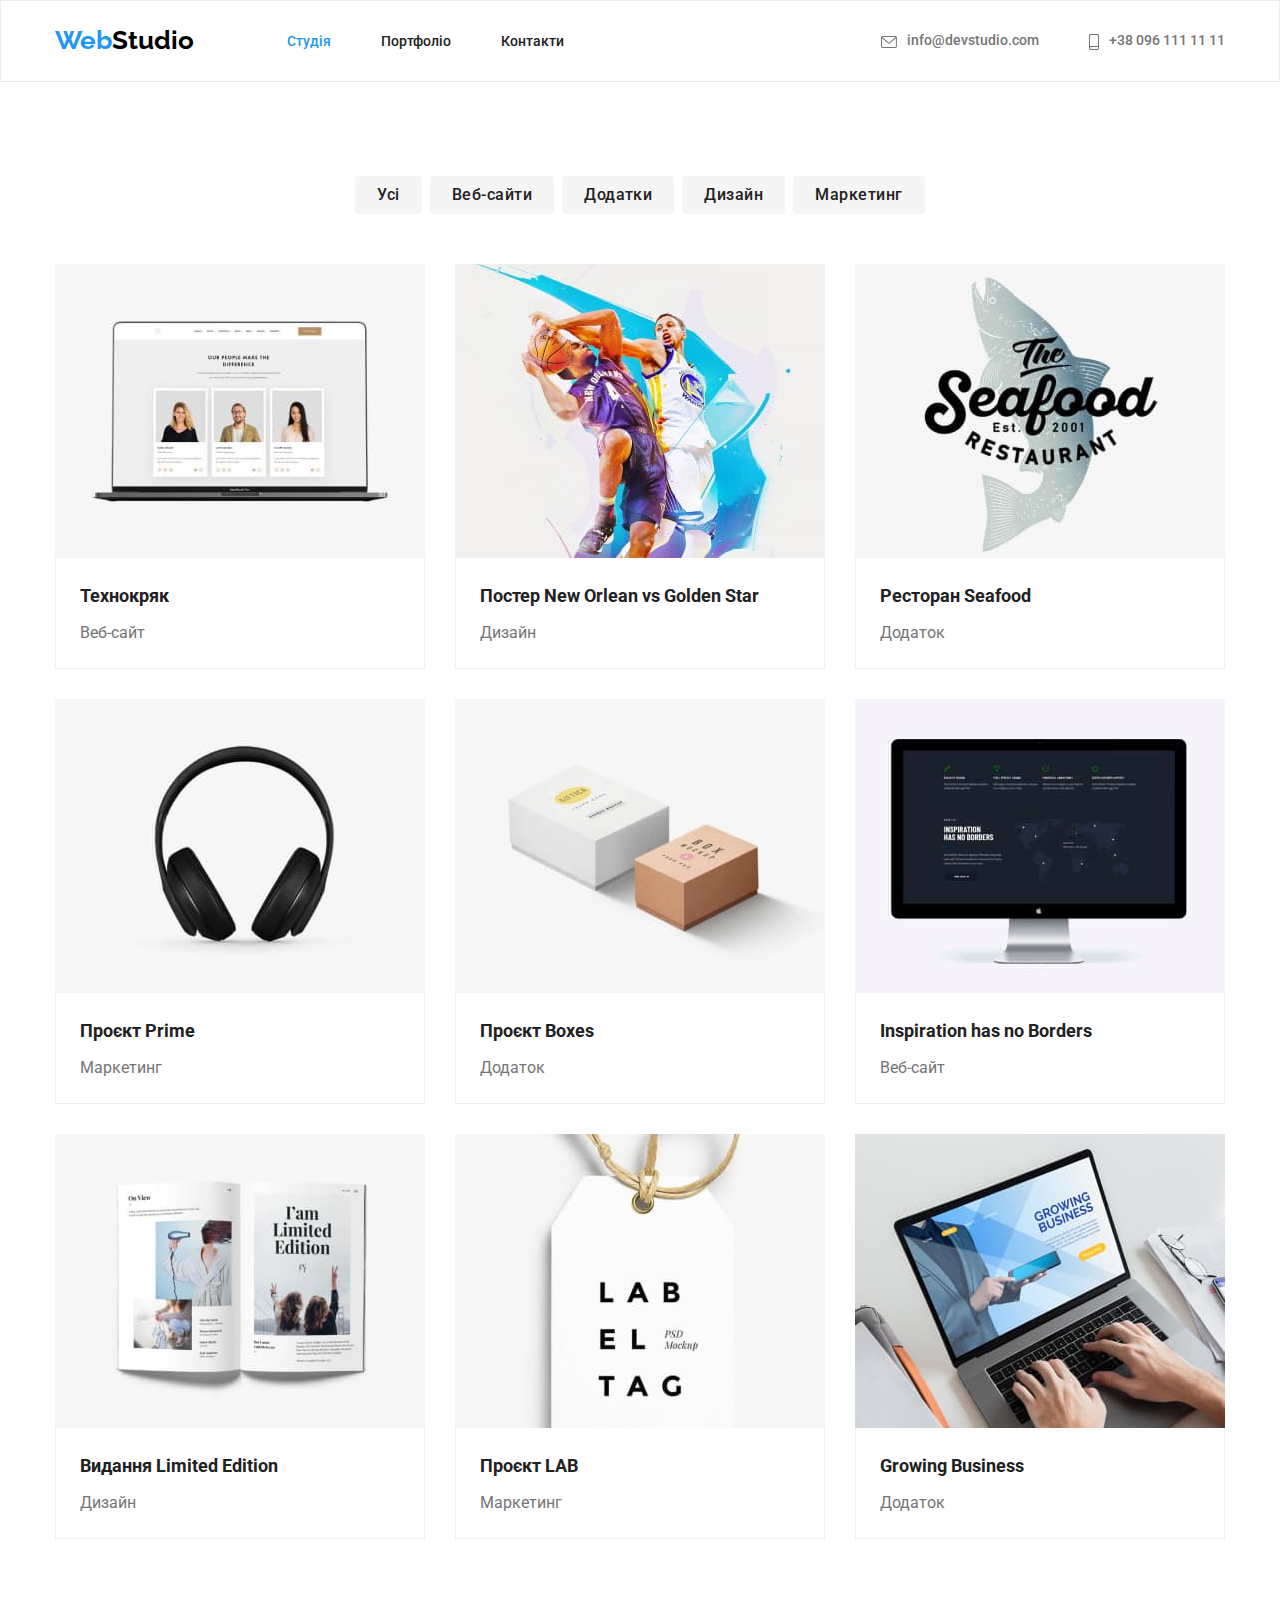
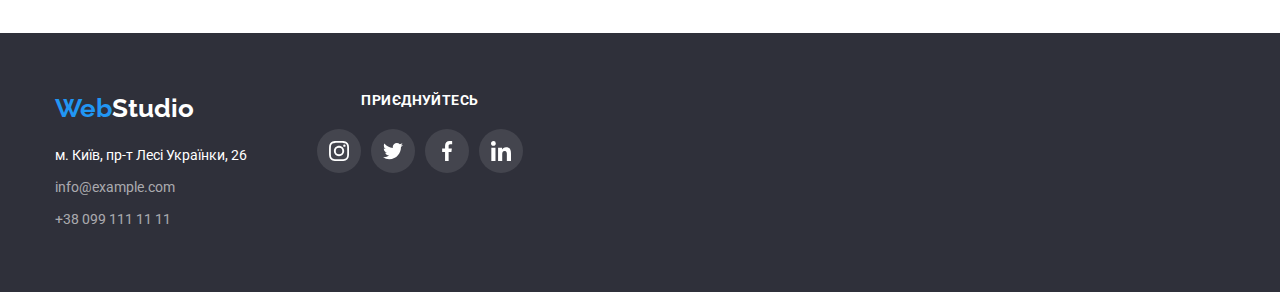
<file: portfolio.html>
<html lang="uk">
  <head>
    <meta charset="UTF-8" />
    <meta http-equiv="X-UA-Compatible" content="IE=edge" />
    <meta name="viewport" content="width=device-width, initial-scale=1.0" />
    <title>Web Studio</title>
    <link
      href="https://fonts.googleapis.com/css2?family=Raleway:wght@700&family=Roboto:wght@400;500;700;900&display=swap"
      rel="stylesheet"
    />
       <link rel="stylesheet" href="./css/styles.css" />
  </head>
  <body>
    
    <header class="header">
      <div class="container">
      <div class="header-main">
        <div class="logo-link">
        <a class="link web" href="./index.html">
          Web<span class="studio">Studio</span> </a>
      </div>
        <nav>
          <ul class="list main-menu">
            <li class="item-menu-header"><a class="link menu-item current" href="./index.html">Студія</a></li>
            <li class="item-menu-header"><a class="link menu-item" href="./portfolio.html">Портфоліо</a></li>
            <li class="item-menu-header"><a class="link menu-item" href="./portfolio.html">Контакти</a></li>
          </ul>
        </nav>


        <ul class="list contact-list">

          <li class="item-contact-info">
            <a class="link main-contact"  href="mailto:info@devstudio.com">
          <svg width="16" height="12" class="icon-header">
          <use href="./images/icons.svg#icon-envelope"></use>
          </svg>info@devstudio.com </a>
          </li>
          
          <li class="item-contact-info">
          <a class="link main-contact" href="tel:+380961111111">
           <svg width="10" height="16" class="icon-header">
           <use href="./images/icons.svg#icon-smartphone"></use>
            </svg>+38 096 111 11 11
            </a>
          </li>

        </ul>
        </div>
      </div>
    </header>

    

    <main>
      <section class="portfolio">
        <div class="container">
        <h1 class="visually-hidden">Наші роботи</h1>
       

        <ul class="list button-list">
          <li><button type="button" class="button">Усі</button></li>
          <li><button type="button" class="button">Веб-сайти</button></li>
          <li><button type="button" class="button">Додатки</button></li>
          <li><button type="button" class="button">Дизайн</button></li>
          <li><button type="button" class="button">Маркетинг</button></li>
        </ul>
       

        
        <ul class="list port-card-list">
          
          <li class="port-card">
              <a href="#" class="work-cards">
              <img
                src="./images/portfolio/project1.jpg"
                alt="Технокряк"
                width="370"/>
                <div class="examples">
              <h2 class="port-subtitle">Технокряк</h2>
              <p class="port-text">Веб-сайт</p>
             </div>
            </a>
          </li>


          <li class="port-card">
              <a href="#" class="work-cards">
              <img
                src="./images/portfolio/project2.jpg"
                alt="Технокряк"
                width="370"/>
                <div class="examples">
              <h2 class="port-subtitle">Постер <span lang="en">New Orlean vs Golden Star</span></h2>
              <p class="port-text">Дизайн</p>
             </div>
             </a>
          </li>


          <li class="port-card">
             <a href="#" class="work-cards">
              <img
                src="./images/portfolio/project3.jpg"
                alt="Технокряк"
                width="370"/>
                <div class="examples">
              <h2 class="port-subtitle">Ресторан <span lang="en">Seafood</span></h2>
              <p class="port-text">Додаток</p>
              </div>
             </a>
          </li>

          <li class="port-card">
             <a href="#" class="work-cards">
              <img
                src="./images/portfolio/project4.jpg"
                alt="Проєкт Prime"
                width="370"/>
                <div class="examples">
              <h2 class="port-subtitle">Проєкт <span lang="en">Prime</span></h2>
              <p class="port-text">Маркетинг</p>
              </div>
              </a>
          </li>


          <li class="port-card">
            <a href="#" class="work-cards">
              <img
                src="./images/portfolio/project5.jpg"
                alt="Проєкт Boxes"
                width="370"/>
                <div class="examples">
              <h2 class="port-subtitle">Проєкт <span lang="en">Boxes</span></h2>
              <p class="port-text">Додаток</p>
              </div>
              </a>
          </li>


          <li class="port-card">
             <a href="#" class="work-cards">
              <img
                src="./images/portfolio/project6.jpg"
                alt="Inspiration has no Borders"
                width="370"/>
                <div class="examples">
              <h2 class="port-subtitle"><span lang="en">Inspiration has no Borders</span></h2>
              <p class="port-text">Веб-сайт</p>
              </div>
              </a>
          </li>


          <li class="port-card">
           <a href="#" class="work-cards">
              <img
                src="./images/portfolio/project7.jpg"
                alt="Видання Limited Edition"
                width="370"/>
                <div class="examples">
              <h2 class="port-subtitle">Видання <span lang="en">Limited Edition</span></h2>
              <p class="port-text">Дизайн</p>
              </div>
              </a>
          </li>


          <li class="port-card">
              <div class="examples-content">
              <div class="examples-content">
              <a href="#" class="work-cards">
              <img
                src="./images/portfolio/project8.jpg"
                alt="Проєкт LAB"
                width="370"/>
                <div class="examples">
              <h2 class="port-subtitle">Проєкт LAB</h2>
              <p class="port-text">Маркетинг</p>
              </div>
              
              </div>
              </div>
              </a>
          </li>


          <li class="port-card">
            <a href="#" class="work-cards">
              <img
                src="./images/portfolio/project9.jpg"
                alt="Growing Business"
                width="370"/>
                <div class="examples">
              <h2 class="port-subtitle"><span lang="en">Growing Business</span></h2>
              <p class="port-text">Додаток</p>
              </div>
            </a>
          </li>

          
        </ul>
      </div>
      </section>
    </main>
    

    <footer class="footer">
      <div class="container footer-container">
  
      <div class="footer-list">
        <a class="web link logo-footer " href="./index.html">
          Web<span class="studio-footer">Studio</span>
        </a>
        <address>
          <ul class="list">
  
            <li  class="footer-adress-top">
              <a class="link footer-adress"
                href="https://goo.gl/maps/jJck5WTrnHUXHv1q9"
                target="_blank"
                rel="noopener noreferrer">
                м. Київ, пр-т Лесі Українки, 26 </a>
            </li >
  
            <li class="footer-adress-top" >
              <a class="link footer-contact" href="mailto:info@example.com"
                >info@example.com</a>
            </li >
  
            <li class="footer-adress-top">
              <a class="link footer-contact" href="tel:+380991111111"
                >+38 099 111 11 11</a>
            </li>
  
          </ul>
        </address>
      
  
  
     
  
    </div>
   <div class="footer-follow">
        
        <h2 class="title-follow">Приєднуйтесь</h2>
  
        <ul class="footer-social-links">
  
          <li class="footer-social-item">
            <a class="footer-social-link" href="#">
              <svg class="footer-icon">
                <use href="./images/icons.svg#icon-instagram"></use>
              </svg>
            </a>
          </li>
  
          <li class="footer-social-item">
            <a class="footer-social-link" href="#">
              <svg class="footer-icon">
                <use href="./images/icons.svg#icon-twitter"></use>
              </svg>
            </a>
          </li>
  
          <li class="footer-social-item">
            <a class="footer-social-link" href="#">
              <svg class="footer-icon">
                <use href="./images/icons.svg#icon-facebook"></use>
              </svg>
            </a>
          </li>
  
          <li class="footer-social-item">
            <a class="footer-social-link" href="#">
              <svg class="footer-icon">
                <use href="./images/icons.svg#icon-linkedin"></use>
              </svg>
            </a>
          </li>
  
        </ul>
  
      </div>
  
    </footer>
    
  </body>
</html>
</file>
<file: css/styles.css>
html{
    box-sizing: border-box;
}

:root {
    --main-font: 'Roboto', sans-serif;

    --bg-color: #FFFFFF;
    --dark-bg-color: #2F303A; 
    --light-bg-color: #F5F5F5;
    --gray-bg-color:#F5F4FA;
    --text-color:#212121;
    --logo-black-color:#000000;
    --light-text-color: #757575;
    --accent-text-color:#FFFFFF;
    --footer-text-color:rgba(255, 255, 255, 0.6);
   
    --accent-color: #2196F3;
    --active-color: #188CE8;

    --header-border-color: #ECECEC;

    --border-color:rgba(238,238,238,1)
}

/* Утиліти / Reset */ 

.container{
    width: 1200px;
    padding-left: 15px;
    padding-right: 15px;
    margin: 0 auto;
    }
     

*,
*::before,
*::after{
    box-sizing:inherit
}

p,h1,h2,h3,ul {
margin: 0;
}

ul{
margin: 0;
padding-left: 0;
list-style: none;
}

.link {
    text-decoration: none;
 }

body{
    font-family: var(--main-font);
    line-height: 1.2;
    background-color: var(--bg-color);
    margin: 0;
}

 .list{
    padding: 0;
    margin: 0;
    list-style:none;
 }

/* Header */  /* Header */ /* Header */ /* Header */ /* Header */ 

.header {
    display: flex;
    justify-content: center;
    border: 1px solid var(--header-border-color);
}
.header-list{
    display: flex;
    justify-content: space-between;
    flex-wrap: wrap;
    padding: 15px 0;
    margin: 0 20px;
    align-items: baseline;
}

.header-main{
    display: flex;
    height: 80px;
    align-items: center;
}
.logo-link{
    display: flex;
}

.contact-list{
display: flex;
margin-left: auto;
}

h2{
    text-align: center;
}

.web {
    font-family: 'Raleway', sans-serif;
    font-weight: 700;
    font-size: 26px;
    color: var(--accent-color);
}

.studio {
    color:var(--logo-black-color)
}
.main-menu{
    display: flex;
    margin-left:93px;
    justify-content: space-between;
}

.main-contact {
    font-weight: 500;
    font-size: 14px;
    color: var(--light-text-color);
}

.item-menu-header{
    margin-right: 50px;
}
.item-menu-header:last-child{
    margin-right:0;
}

.menu-item {
    font-weight: 500;
    font-size: 14px;
    color: var(--text-color);
}

.item-contact-info{
    margin-right: 50px;
}
.item-contact-info:last-child{
    margin-right: 0;
}

.menu-item:focus,
.menu-item:hover,
.main-contact:focus,
.main-contact:hover {
    color: var(--accent-color);
}
.current{
    color: var(--accent-color);
}
.contact-icon{
    color: var(--light-text-color);
}

/* Main */

.main-section {
    background-color: var(--dark-bg-color);
    text-align: center;
    align-items: center;
    padding: 200px 0;
    background-image: linear-gradient( to right, rgba(47, 48, 58, 0.4), rgba(47, 48, 58, 0.4)) , url(../images/hero.jpg);
    background-repeat: no-repeat;
    background-position: center;
    
}

.main-text {
    font-weight: 900;
    font-size: 44px;
    color: var(--accent-text-color);
    text-align: center;
    text-transform: uppercase;
    margin: 0 auto;
    /* margin-top: 0;
    margin-bottom: 30px; */
    width: 696px;
}

.main-button {
    font-family: inherit;
    line-height: 1.2;
    font-weight: 700;
    font-size: 16px;
    background-color: var(--accent-color);
    color: var(--accent-text-color);
    cursor: pointer;
    display: inline-block;
    min-width: 216px;
    height: 50px;
    text-align: center;
    border-radius: 4px;
    padding: 10px 32px;
    margin-top: 50px;
    border: none;
    
}

.main-button:hover,
.main-button:focus {
    background-color: var(--active-color);
}

/* Advantages */  /* Advantages */ /* Advantages */
.our-features{
    padding-top: 94px;
}
.main-items{
    display: flex;
    gap: 30px;
}

.item-title {
    font-weight: 700;
    font-size: 14px;
    color: var(--text-color);
    text-transform: uppercase;
    margin-top: 30px;
}

.item-text {
    font-size: 14px;
    line-height: 1.71;
    color: var(--light-text-color);
    margin-top: 10px;
}

.icon{
    display: flex;
    text-align: center;
    justify-content: center;
    text-align: center;  
}

.icon-header{
vertical-align: middle;
fill: currentColor;
margin-right: 10px;
}

.benefits-icon-container{
display: flex;
justify-content: center;
align-items: center;
width: 270px;
height: 120px;
background-color: var(--gray-bg-color);
border-radius: 4px;
}



/* Activities */

.our-activities{
    padding-bottom: 94px;
    padding-top: 94px;
    background-color: var(--bg-color)
}

.visually-hidden {
    position: absolute;
      white-space: nowrap;
      width: 1px;
      height: 1px;
      overflow: hidden;
      border: 0;
      padding: 0;
      clip: rect(0 0 0 0);
      clip-path: inset(50%);
      margin: -1px;
}

.subtitle {
    font-weight: 700;
    font-size: 36px;
    color: var(--text-color);
    margin-bottom: 50px;
}
.activities-list{
    display: flex;
    gap: 30px;
}
.activity{
    height:294px;
    width:370px;
}

/* Team */

.team {
    background-color: var(--light-bg-color);
    padding-top: 94px;
    padding-bottom: 94px;
}
.team-list{
    display: flex;
    flex-wrap: wrap;
    justify-content: center;
    gap: 30px; 
}

.team-card {
    background-color:var(--gray-bg-color);
    background: var(--accent-text-color);
    box-shadow: 0px 1px 3px rgba(0,0,0,0.12), 0px 1px 1px rgba(0,0,0,0.14), 0px 2px 1px rgba(0,0,0,0.2)                    ;
    border-radius:0px 0px 4px 4px;
}
    

.card-title {
    font-weight: 500;
    font-size: 16px;
    color: var(--text-color);
}

.card-text {
    font-size: 16px;
    color: var(--light-text-color);
margin-top:10px ;
}

.workers{
padding: 30px 10px;
text-align: center;
}

.team-social-links {
display: flex;
justify-content: center;
gap: 10px;
margin-top: 16px;
  }

.team-social-link{
display: flex;
justify-content: center;
align-items: center;
width: 44px;
height: 44px;
border-radius: 50%;
color: #AFB1B8;
}

.team-icon {
height: 20px;
width: 20px;
fill:currentColor;
  }

  .team-social-link:hover,
  .team-social-link:focus {
color:var(--bg-color);
background-color: var(--accent-color);
  }

/* clients */

.clients {
    background-color: var(--light-bg-color);
    padding-bottom: 94px;
    padding-top: 94px;
  }

.clients-list {
    display: flex;
    justify-content: center;
    gap: 30px;
}


.clients-title{
    font-size: 36px;
    font-weight: 700;
    text-align: center;
    margin-bottom: 50px;  
}

.clients-list-link {
    width:170px;
    height:92px;
    border: 1px solid #AFB1B8;
    border-radius: 4px;
    display: flex;
    justify-content: center;
    align-items: center;
    color: #AFB1B8;
    
}

.clients-icon {
width: 106px;
height: 60px;
fill: currentColor;
  }

.clients-icon:hover{
color: var(--active-color);
}

.clients-list-link:hover,
.clients-list-link:focus  {
color: var(--accent-color);
border-color: var(--accent-color);
  }


  /* .team-icon {
    height: 20px;
    width: 20px;
    fill:currentColor;
      }
    
      .team-social-link:hover,
      .team-social-link:focus {
    color:var(--bg-color);
    background-color: var(--accent-color);
      } */



/* Footer */
.footer-container{
    display: flex;
    vertical-align: baseline;
}

.footer-list{
    /* display: flex;
    vertical-align: baseline; */
}
.footer {
    background-color: var(--dark-bg-color);
    padding: 60px 0;
}

.studio-footer {
    color: var(--accent-text-color);
}

.footer-adress,
.footer-contact {
    font-size: 14px;
    line-height: 1.71;
    color: var(--accent-text-color);
    font-style: normal;
}
.footer-adress-top:not(:first-child){
    margin-top: 8px;
}

.footer-contact {
    color: var(--footer-text-color);
}

.footer-adress:hover,
.footer-adress:focus,
.footer-contact:hover,
.footer-contact:focus {
    color: var(--accent-color);
}

.logo-footer{
    display: block;
}
address{
    margin-top: 20px;
}

.footer-follow {
    margin-left: 70px;
    align-items: baseline;
  }

  .title-follow {
    color: var(--bg-color);
    font-size: 14px;
    line-height: 1.14;
    letter-spacing: 0.03em;
    text-transform: uppercase;
    margin-bottom: 20px;
  }

  .footer-social-links {
    display: flex;
    justify-content: center;
  }

  .footer-social-item + .footer-social-item {
    margin-left: 10px;
  }

  .footer-social-link {
    display: flex;
    justify-content: center;
    align-items: center;
    width: 44px;
    height: 44px;
    border-radius: 50%;
    color: var(--add-color);
    background-color: rgba(255, 255, 255, 0.1);
  }

.footer-icon {
    height: 20px;
    width: 20px;
    fill: white;
  }
  
.footer-social-link:hover,
.footer-social-link:focus {
background-color: var(--accent-color);
  }


/* Portfolio */    /* Portfolio */   /* Portfolio */    /* Portfolio */
.work-cards{
    text-decoration: none;
    display: block;

}

.portfolio{
padding-top: 94px;
padding-bottom: 94px;
}
.examples{
border-left: 1px solid var(--border-color);
border-bottom:1px solid var(--border-color);
border-right:1px solid var(--border-color);
padding: 20px 24px;
text-align: left;
}

img{
    display: block;
    max-width: 100%;
    height: auto;
}

.button {
    font-family: var(--main-font);
    font-weight: 500;
    font-size: 16px;
    line-height: 1.62;
    color: var(--text-color);
    background-color: var(--light-bg-color);
    cursor: pointer;
    letter-spacing: 0.03em;
    border-radius: 4px;
    border: 0px;
    padding: 6px 22px;
    gap: 10px;
    margin: 0 auto;

}
.button-list{
    display: flex;
    flex-wrap: wrap;
    justify-content: center;  
    margin-bottom: 50px;
    gap: 8px;
}

.button:focus,
.button:hover {
    background-color: var(--accent-color);
    color: var(--accent-text-color);
    box-shadow: 0px 3px 1px rgba(0, 0, 0, 0.1), 0px 1px 2px rgba(0, 0, 0, 0.08), 0px 2px 2px rgba(0, 0, 0, 0.12);
}

/* Cards */

.work-cards:focus,
.work-cards:hover {
    box-shadow: 0px 3px 1px rgba(0, 0, 0, 0.1), 0px 1px 2px rgba(0, 0, 0, 0.08), 0px 2px 2px rgba(0, 0, 0, 0.12);
    
}

.port-subtitle {
    font-weight: 700;
    font-size: 18px;
    line-height: 2;
    color: inherit;
    color: var(--text-color);
    text-align: left;
}

.port-card-list{
display: flex;
flex-wrap: wrap;
gap: 30px;
}

.port-card{
    width: 370px;
    height: 405px;
}

.port-text {
    font-size: 16px;
    line-height: 1.88;
    color: var(--light-text-color);
    margin-top: 4px;
}
a{
    display: block;
}
</file>
